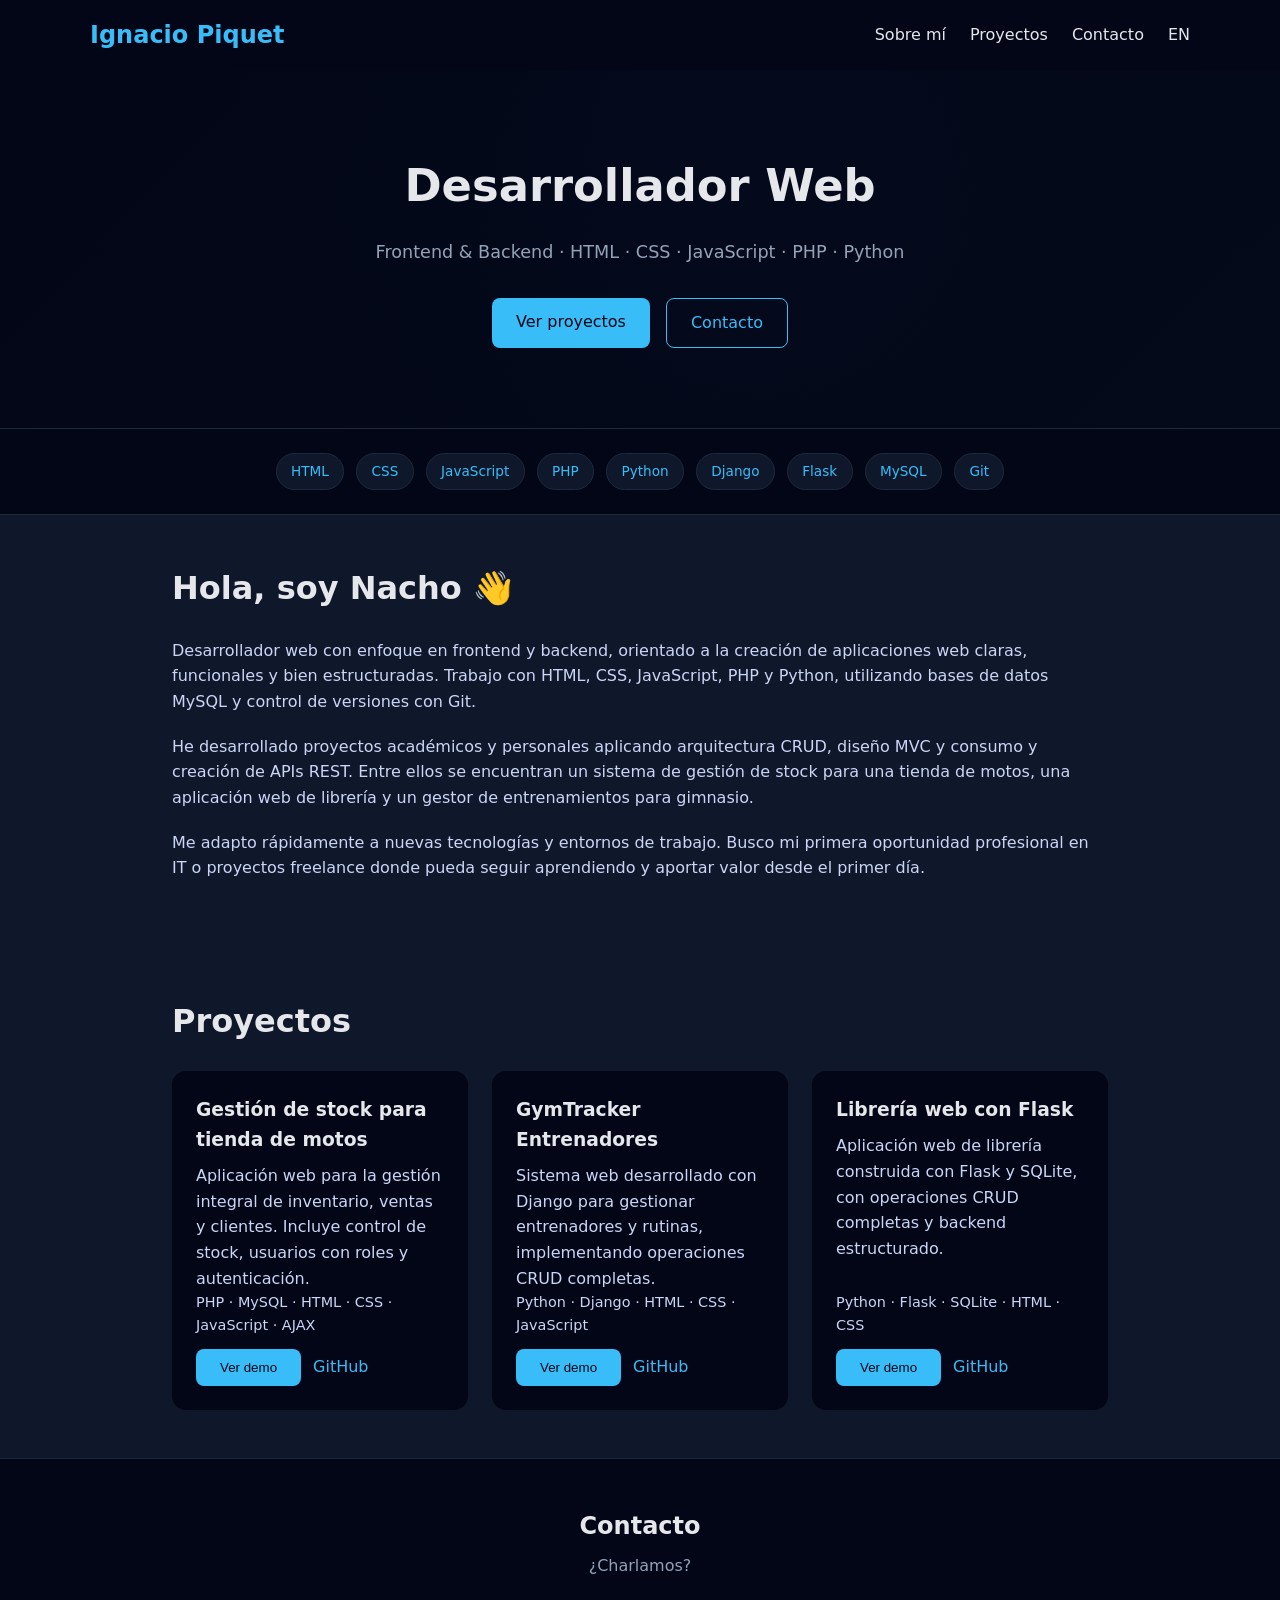
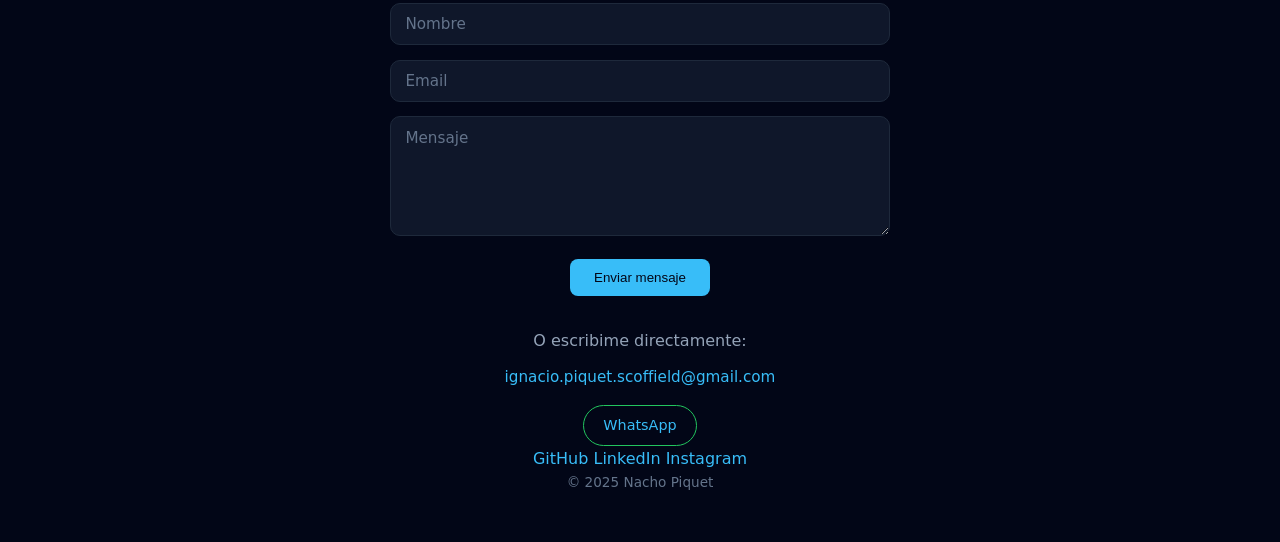
<file: index.html>
<!DOCTYPE html>
<html lang="es">
<head>
  <meta charset="UTF-8">
  <meta name="viewport" content="width=device-width, initial-scale=1.0">
  <title>Portfolio | Nacho Piquet</title>
  <link rel="stylesheet" href="css/styles.css">
</head>

<body>

<!-- HEADER -->
<header class="header">
  <nav class="nav">
    <h1 class="logo">Ignacio Piquet</h1>

    <button class="menu-toggle" aria-label="Toggle menu">☰</button>

    <ul class="nav-links">
      <li><a href="#about">Sobre mí</a></li>
      <li><a href="#projects">Proyectos</a></li>
      <li><a href="#contact">Contacto</a></li>
      <li><a href="index-en.html">EN</a></li>
    </ul>
  </nav>
</header>

<main>

<!-- HERO -->
<section class="hero">
  <div class="hero-content">
    <h2>Desarrollador Web</h2>
    <p>Frontend & Backend · HTML · CSS · JavaScript · PHP · Python</p>
    <div class="hero-buttons">
      <a href="#projects" class="btn primary">Ver proyectos</a>
      <a href="#contact" class="btn secondary">Contacto</a>
    </div>
  </div>
</section>

<!-- STACK -->
<section class="stack-section">
  <ul class="stack-list">
    <li>HTML</li>
    <li>CSS</li>
    <li>JavaScript</li>
    <li>PHP</li>
    <li>Python</li>
    <li>Django</li>
    <li>Flask</li>
    <li>MySQL</li>
    <li>Git</li>
  </ul>
</section>

<!-- ABOUT -->
<section id="about" class="section about">
  <h2>Hola, soy Nacho 👋</h2>

  <p>
    Desarrollador web con enfoque en frontend y backend, orientado a la creación
    de aplicaciones web claras, funcionales y bien estructuradas. Trabajo con HTML, CSS,
    JavaScript, PHP y Python, utilizando bases de datos MySQL y control de versiones con Git.
  </p>

  <p>
    He desarrollado proyectos académicos y personales aplicando arquitectura CRUD,
    diseño MVC y consumo y creación de APIs REST. Entre ellos se encuentran un sistema
    de gestión de stock para una tienda de motos, una aplicación web de librería y un
    gestor de entrenamientos para gimnasio.
  </p>

  <p>
    Me adapto rápidamente a nuevas tecnologías y entornos de trabajo. Busco mi primera
    oportunidad profesional en IT o proyectos freelance donde pueda seguir aprendiendo
    y aportar valor desde el primer día.
  </p>
</section>

<!-- PROJECTS -->
<section id="projects" class="section projects">
  <h2>Proyectos</h2>

  <div class="project-grid">

    <article class="project-card">
      <h3>Gestión de stock para tienda de motos</h3>
      <p>
        Aplicación web para la gestión integral de inventario, ventas y clientes.
        Incluye control de stock, usuarios con roles y autenticación.
      </p>
      <p class="stack">PHP · MySQL · HTML · CSS · JavaScript · AJAX</p>
      <div class="links">
        <button class="btn primary"
          onclick="openModal(
            'Gestión de stock para tienda de motos',
            'PHP · MySQL · JavaScript · AJAX',
            'videos/Gestion-tienda-motos.mp4'
          )">
          Ver demo
        </button>
        <a href="https://github.com/piquetpachu/Gestion-stock-tienda-motos" target="_blank">GitHub</a>
      </div>
    </article>

    <article class="project-card">
      <h3>GymTracker Entrenadores</h3>
      <p>
        Sistema web desarrollado con Django para gestionar entrenadores y rutinas,
        implementando operaciones CRUD completas.
      </p>
      <p class="stack">Python · Django · HTML · CSS · JavaScript</p>
      <div class="links">
        <button class="btn primary"
          onclick="openModal(
            'GymTracker Entrenadores',
            'Python · Django',
            'videos/Gymtracker.mp4'
          )">
          Ver demo
        </button>
        <a href="https://github.com/piquetpachu/GymTrackerEntrenadores" target="_blank">GitHub</a>
      </div>
    </article>

    <article class="project-card">
      <h3>Librería web con Flask</h3>
      <p>
        Aplicación web de librería construida con Flask y SQLite,
        con operaciones CRUD completas y backend estructurado.
      </p>
      <p class="stack">Python · Flask · SQLite · HTML · CSS</p>
      <div class="links">
        <button class="btn primary"
          onclick="openModal(
            'Librería web con Flask',
            'Python · Flask · SQLite',
            'videos/libroteca.mp4'
          )">
          Ver demo
        </button>
        <a href="https://github.com/piquetpachu/Libreria-flask-sqlite3" target="_blank">GitHub</a>
      </div>
    </article>

  </div>
</section>

</main>

<!-- FOOTER / CONTACT --><footer class="footer" id="contact">
  <h2>Contacto</h2>
  <p>¿Charlamos?</p>

  <form action="https://formspree.io/f/xvzopanv" method="POST" class="contact-form">
    <input type="text" name="name" placeholder="Nombre" required>
    <input type="email" name="email" placeholder="Email" required>
    <textarea name="message" placeholder="Mensaje" required></textarea>

    <input type="hidden" name="_captcha" value="false">

    <button type="submit" class="btn primary">Enviar mensaje</button>
  </form>

  <div class="contact-direct">
  <p>O escribime directamente:</p>

  <a class="contact-email" href="mailto:ignacio.piquet.scoffield@gmail.com">
    ignacio.piquet.scoffield@gmail.com
  </a>

  <a class="contact-whatsapp" href="https://wa.me/5493772401235" target="_blank">
    WhatsApp
  </a>
</div>
<div class="footer-links">
  <a href="https://github.com/piquetpachu" target="_blank">GitHub</a>
  <a href="https://www.linkedin.com/in/luis-ignacio-piquet-scoffield-210aa034a/" target="_blank">LinkedIn</a>
  <a href="https://www.instagram.com/piquetnacho" target="_blank">Instagram</a>
</div>

  <p class="copyright">© 2025 Nacho Piquet</p>
</footer>


<!-- MODAL -->
<div id="demoModal" class="modal">
  <div class="modal-content">
    <button class="modal-close" onclick="closeModal()">×</button>
    <h3 id="modalTitle"></h3>
    <p id="modalTech" class="modal-tech"></p>
    <video id="modalVideo" controls></video>
  </div>
</div>

<script src="main.js"></script>
</body>
</html>
</file>
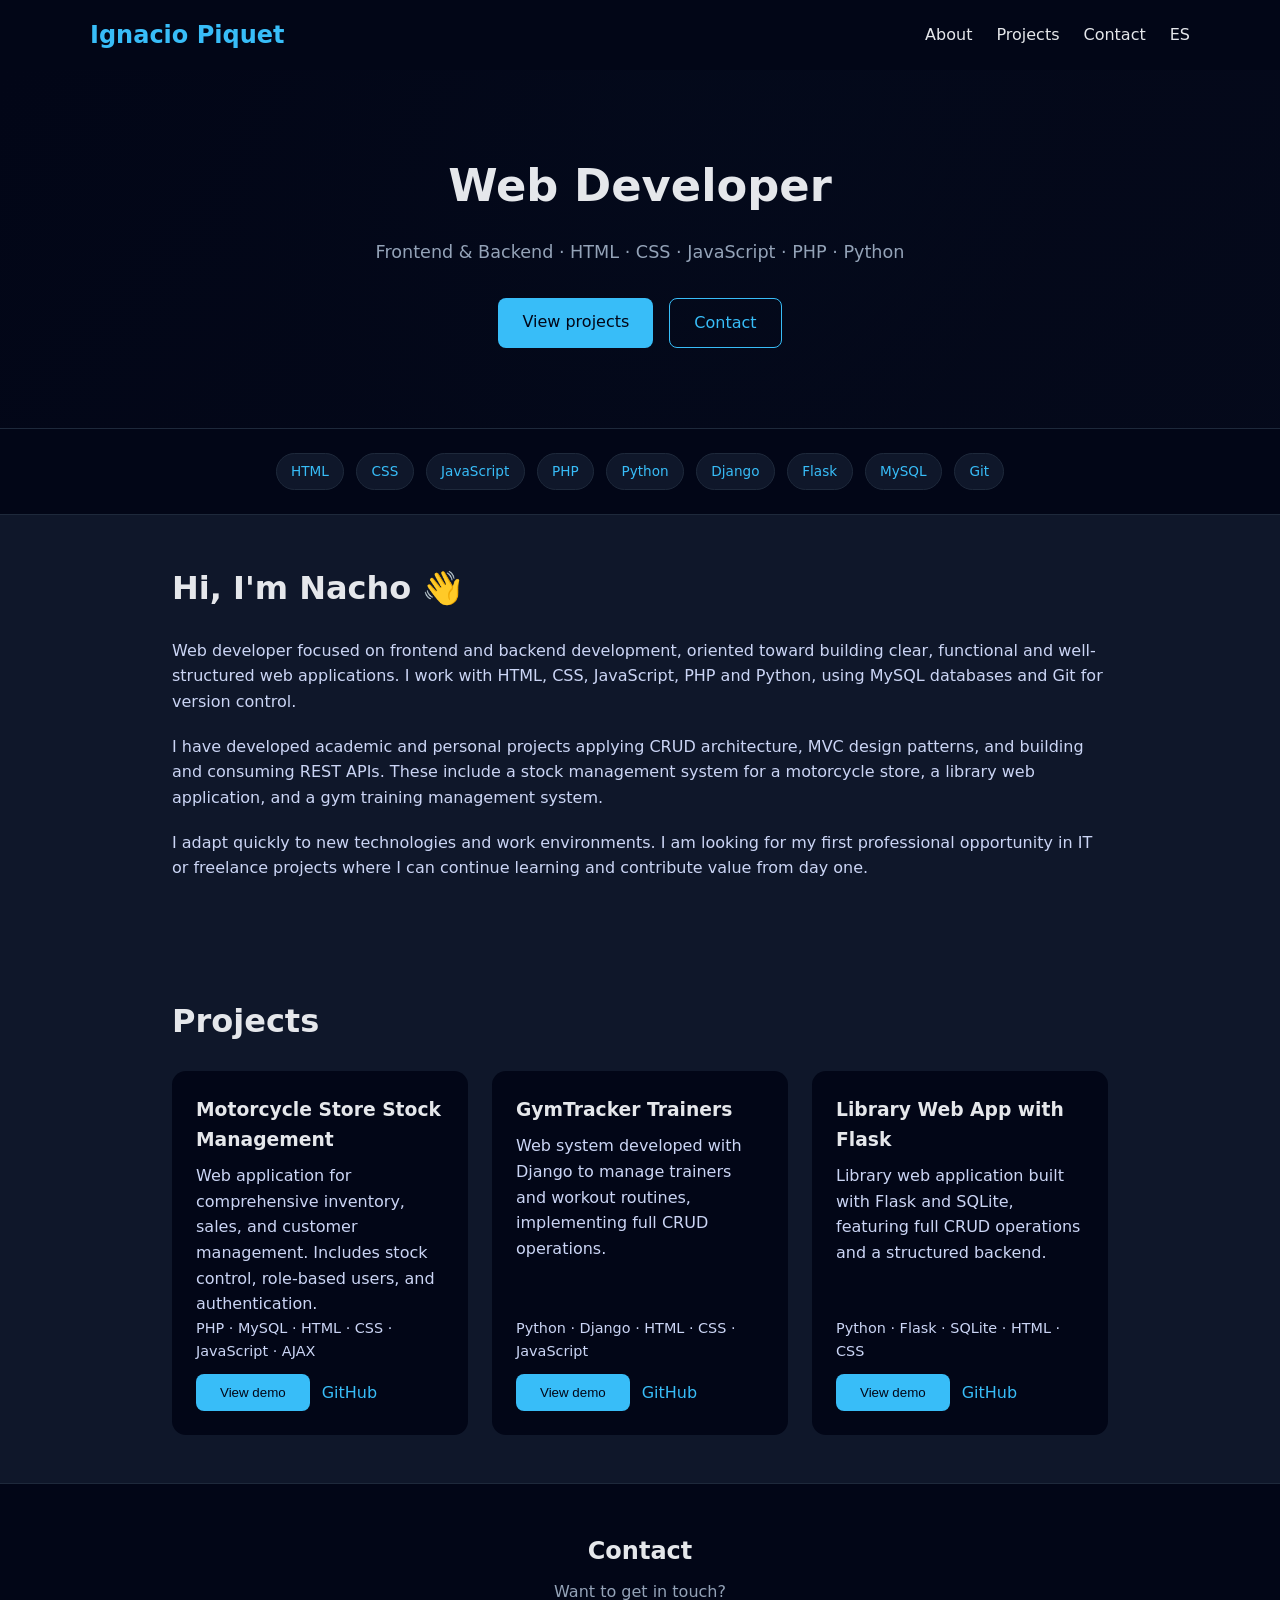
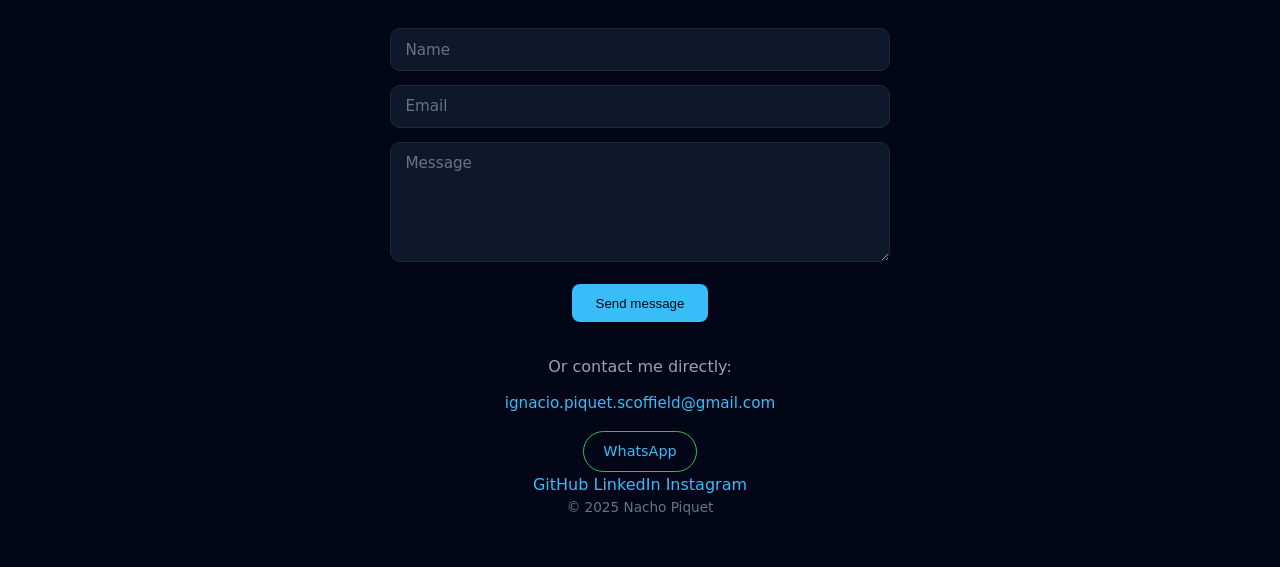
<file: index-en.html>
<!DOCTYPE html>
<html lang="en">
<head>
  <meta charset="UTF-8">
  <meta name="viewport" content="width=device-width, initial-scale=1.0">
  <title>Portfolio | Nacho Piquet</title>
  <link rel="stylesheet" href="css/styles.css">
</head>

<body>

<!-- HEADER -->
<header class="header">
  <nav class="nav">
    <h1 class="logo">Ignacio Piquet</h1>

    <button class="menu-toggle" aria-label="Toggle menu">☰</button>

    <ul class="nav-links">
      <li><a href="#about">About</a></li>
      <li><a href="#projects">Projects</a></li>
      <li><a href="#contact">Contact</a></li>
      <li><a href="index.html">ES</a></li>
    </ul>
  </nav>
</header>

<main>

<!-- HERO -->
<section class="hero">
  <div class="hero-content">
    <h2>Web Developer</h2>
    <p>Frontend & Backend · HTML · CSS · JavaScript · PHP · Python</p>
    <div class="hero-buttons">
      <a href="#projects" class="btn primary">View projects</a>
      <a href="#contact" class="btn secondary">Contact</a>
    </div>
  </div>
</section>

<!-- STACK -->
<section class="stack-section">
  <ul class="stack-list">
    <li>HTML</li>
    <li>CSS</li>
    <li>JavaScript</li>
    <li>PHP</li>
    <li>Python</li>
    <li>Django</li>
    <li>Flask</li>
    <li>MySQL</li>
    <li>Git</li>
  </ul>
</section>

<!-- ABOUT -->
<section id="about" class="section about">
  <h2>Hi, I'm Nacho 👋</h2>

  <p>
    Web developer focused on frontend and backend development, oriented toward
    building clear, functional and well-structured web applications. I work with HTML,
    CSS, JavaScript, PHP and Python, using MySQL databases and Git for version control.
  </p>

  <p>
    I have developed academic and personal projects applying CRUD architecture,
    MVC design patterns, and building and consuming REST APIs. These include a
    stock management system for a motorcycle store, a library web application,
    and a gym training management system.
  </p>

  <p>
    I adapt quickly to new technologies and work environments. I am looking for my
    first professional opportunity in IT or freelance projects where I can continue
    learning and contribute value from day one.
  </p>
</section>

<!-- PROJECTS -->
<section id="projects" class="section projects">
  <h2>Projects</h2>

  <div class="project-grid">

    <article class="project-card">
      <h3>Motorcycle Store Stock Management</h3>
      <p>
        Web application for comprehensive inventory, sales, and customer management.
        Includes stock control, role-based users, and authentication.
      </p>
      <p class="stack">PHP · MySQL · HTML · CSS · JavaScript · AJAX</p>
      <div class="links">
        <button class="btn primary"
          onclick="openModal(
            'Motorcycle Store Stock Management',
            'PHP · MySQL · JavaScript · AJAX',
            'videos/Gestion-tienda-motos.mp4'
          )">
          View demo
        </button>
        <a href="https://github.com/piquetpachu/Gestion-stock-tienda-motos" target="_blank">
          GitHub
        </a>
      </div>
    </article>

    <article class="project-card">
      <h3>GymTracker Trainers</h3>
      <p>
        Web system developed with Django to manage trainers and workout routines,
        implementing full CRUD operations.
      </p>
      <p class="stack">Python · Django · HTML · CSS · JavaScript</p>
      <div class="links">
        <button class="btn primary"
          onclick="openModal(
            'GymTracker Trainers',
            'Python · Django',
            'videos/Gymtracker.mp4'
          )">
          View demo
        </button>
        <a href="https://github.com/piquetpachu/GymTrackerEntrenadores" target="_blank">
          GitHub
        </a>
      </div>
    </article>

    <article class="project-card">
      <h3>Library Web App with Flask</h3>
      <p>
        Library web application built with Flask and SQLite,
        featuring full CRUD operations and a structured backend.
      </p>
      <p class="stack">Python · Flask · SQLite · HTML · CSS</p>
      <div class="links">
        <button class="btn primary"
          onclick="openModal(
            'Library Web App with Flask',
            'Python · Flask · SQLite',
            'videos/libroteca.mp4'
          )">
          View demo
        </button>
        <a href="https://github.com/piquetpachu/Libreria-flask-sqlite3" target="_blank">
          GitHub
        </a>
      </div>
    </article>

  </div>
</section>

</main>

<!-- FOOTER / CONTACT -->
<footer class="footer" id="contact">
  <h2>Contact</h2>
  <p>Want to get in touch?</p>

  <form action="https://formspree.io/f/xvzopanv" method="POST" class="contact-form">
    <input type="text" name="name" placeholder="Name" required>
    <input type="email" name="email" placeholder="Email" required>
    <textarea name="message" placeholder="Message" required></textarea>

    <input type="hidden" name="_captcha" value="false">

    <button type="submit" class="btn primary">Send message</button>
  </form>

<div class="contact-direct">
  <p>Or contact me directly:</p>

  <a class="contact-email" href="mailto:ignacio.piquet.scoffield@gmail.com">
    ignacio.piquet.scoffield@gmail.com
  </a>

  <a class="contact-whatsapp" href="https://wa.me/5493772401235" target="_blank">
    WhatsApp
  </a>
</div>

<div class="footer-links">
  <a href="https://github.com/piquetpachu" target="_blank">GitHub</a>
  <a href="https://www.linkedin.com/in/luis-ignacio-piquet-scoffield-210aa034a/" target="_blank">LinkedIn</a>
  <a href="https://www.instagram.com/piquetnacho" target="_blank">Instagram</a>
</div>

  <p class="copyright">© 2025 Nacho Piquet</p>
</footer>

<!-- MODAL -->
<div id="demoModal" class="modal">
  <div class="modal-content">
    <button class="modal-close" onclick="closeModal()">×</button>
    <h3 id="modalTitle"></h3>
    <p id="modalTech" class="modal-tech"></p>
    <video id="modalVideo" controls></video>
  </div>
</div>

<script src="main.js"></script>
</body>
</html>
</file>
<file: css/styles.css>
/* =======================
   RESET
======================= */
* {
  margin: 0;
  padding: 0;
  box-sizing: border-box;
}

/* =======================
   BASE
======================= */
body {
  font-family: system-ui, -apple-system, BlinkMacSystemFont, sans-serif;
  background-color: #0f172a;
  color: #e5e7eb;
  line-height: 1.6;
}

/* =======================
   HEADER / NAV
======================= */
.header {
  background: #020617;
  padding: 1rem 2rem;
  position: sticky;
  top: 0;
  z-index: 50;
}

.nav {
  max-width: 1100px;
  margin: auto;
  display: flex;
  justify-content: space-between;
  align-items: center;
}

.logo {
  color: #38bdf8;
  font-size: 1.5rem;
  font-weight: 600;
}

.nav-links {
  list-style: none;
  display: flex;
  gap: 1.5rem;
}

.nav-links a {
  color: #e5e7eb;
  text-decoration: none;
  font-weight: 500;
  transition: color 0.2s ease;
}

.nav-links a:hover {
  color: #38bdf8;
}

/* Mobile toggle */
.menu-toggle {
  display: none;
  background: none;
  border: none;
  color: #e5e7eb;
  font-size: 1.8rem;
  cursor: pointer;
}

/* =======================
   HERO
======================= */
.hero {
  background: linear-gradient(135deg, #020617, #020617cc),
              radial-gradient(circle at top, #38bdf822, transparent 60%);
  padding: 5rem 2rem;
  text-align: center;
}

.hero-content {
  max-width: 800px;
  margin: auto;
}

.hero h2 {
  font-size: 2.8rem;
  margin-bottom: 1rem;
}

.hero p {
  color: #94a3b8;
  font-size: 1.1rem;
  margin-bottom: 2rem;
}

.hero-buttons {
  display: flex;
  justify-content: center;
  gap: 1rem;
}

/* =======================
   BUTTONS
======================= */
.btn {
  padding: 0.7rem 1.5rem;
  border-radius: 8px;
  text-decoration: none;
  font-weight: 500;
  border: none;
  cursor: pointer;
  transition: all 0.25s ease;
}

.btn.primary {
  background: #38bdf8;
  color: #020617;
}

.btn.primary:hover {
  background: #0ea5e9;
}

.btn.secondary {
  border: 1px solid #38bdf8;
  color: #38bdf8;
  background: transparent;
}

.btn.secondary:hover {
  background: #38bdf8;
  color: #020617;
}

/* =======================
   STACK SECTION
======================= */
.stack-section {
  background: #020617;
  padding: 1.5rem 2rem;
  border-top: 1px solid #1e293b;
  border-bottom: 1px solid #1e293b;
}

.stack-list {
  max-width: 1000px;
  margin: auto;
  display: flex;
  flex-wrap: wrap;
  justify-content: center;
  gap: 0.75rem;
  list-style: none;
}

.stack-list li {
  padding: 0.4rem 0.9rem;
  border-radius: 999px;
  font-size: 0.85rem;
  background: #0f172a;
  color: #38bdf8;
  border: 1px solid #1e293b;
}

/* =======================
   SECTIONS
======================= */
.section {
  padding: 3rem 2rem;
  max-width: 1000px;
  margin: auto;
}

.about h2,
.projects h2 {
  font-size: 2rem;
  margin-bottom: 1.5rem;
}

.about p {
  margin-bottom: 1.2rem;
  color: #cbd5f5;
}

/* =======================
   PROJECTS
======================= */
.projects {
  overflow: visible;
}

.project-grid {
  display: grid;
  grid-template-columns: repeat(auto-fit, minmax(260px, 1fr));
  gap: 1.5rem;
  overflow: visible;
}

/* Project card */
.project-card {
  background: #020617;
  padding: 1.5rem;
  border-radius: 14px;
  display: flex;
  flex-direction: column;

  position: relative;
  z-index: 1;

  transition: transform 0.3s ease, box-shadow 0.3s ease;
}

.project-card h3 {
  margin-bottom: 0.5rem;
}

.project-card p {
  color: #cbd5f5;
}

.project-card:hover {
  transform: scale(1.02);
  box-shadow: 0 20px 40px rgba(0, 0, 0, 0.6);
  z-index: 10;
}

/* Stack + links aligned */
.stack {
  margin-top: auto;
  font-size: 0.9rem;
  color: #94a3b8;
}

.links {
  margin-top: 0.7rem;
  display: flex;
  gap: 0.75rem;
  align-items: center;
}

.links a {
  color: #38bdf8;
  text-decoration: none;
  font-weight: 500;
}

/* =======================
   FOOTER / CONTACT
======================= */
.footer {
  background: #020617;
  border-top: 1px solid #1e293b;
  padding: 3rem 2rem 2rem;
  text-align: center;
}

.footer h2 {
  margin-bottom: 0.5rem;
}

.footer p {
  color: #94a3b8;
  margin-bottom: 1rem;
}

.footer ul {
  list-style: none;
  margin-bottom: 1.5rem;
}

.footer li {
  margin-bottom: 0.4rem;
}

.footer a {
  color: #38bdf8;
  text-decoration: none;
}

.footer .copyright {
  font-size: 0.85rem;
  color: #64748b;
}

/* =======================
   MODAL
======================= */
.modal {
  position: fixed;
  inset: 0;
  background: rgba(2, 6, 23, 0.85);
  display: none;
  align-items: center;
  justify-content: center;
  z-index: 100;
  padding: 1rem;
}

.modal.active {
  display: flex;
}

.modal-content {
  background: #020617;
  border-radius: 14px;
  max-width: 800px;
  width: 100%;
  padding: 1.5rem;
  position: relative;
  box-shadow: 0 30px 60px rgba(0, 0, 0, 0.7);
}

.modal-content h3 {
  margin-bottom: 0.3rem;
}

.modal-tech {
  color: #38bdf8;
  font-size: 0.9rem;
  margin-bottom: 1rem;
}

.modal video {
  width: 100%;
  border-radius: 10px;
  background: black;
}

.modal-close {
  position: absolute;
  top: 12px;
  right: 16px;
  background: none;
  border: none;
  color: #e5e7eb;
  font-size: 1.8rem;
  cursor: pointer;
}

/* =======================
   RESPONSIVE
======================= */
@media (max-width: 768px) {
  .menu-toggle {
    display: block;
  }

  .nav-links {
    position: absolute;
    top: 64px;
    right: 0;
    background: #020617;
    width: 100%;
    flex-direction: column;
    text-align: center;
    padding: 1rem 0;
    display: none;
    border-top: 1px solid #1e293b;
  }

  .nav-links.active {
    display: flex;
  }

  .nav-links li {
    padding: 0.8rem 0;
  }

  .hero {
    padding: 4rem 1.5rem;
  }

  .section {
    padding: 2.5rem 1.5rem;
  }
}

/* =======================
   CONTACT FORM
======================= */
.contact-form {
  max-width: 500px;
  margin: 1.5rem auto 2rem;
  display: flex;
  flex-direction: column;
  gap: 0.9rem;
}

.contact-form input,
.contact-form textarea {
  background: #0f172a;
  border: 1px solid #1e293b;
  border-radius: 10px;
  padding: 0.7rem 0.9rem;
  color: #e5e7eb;
  font-size: 0.95rem;
  font-family: inherit;
  transition: border-color 0.2s ease, box-shadow 0.2s ease;
}

.contact-form textarea {
  min-height: 120px;
  resize: vertical;
}

.contact-form input::placeholder,
.contact-form textarea::placeholder {
  color: #64748b;
}

.contact-form input:focus,
.contact-form textarea:focus {
  outline: none;
  border-color: #38bdf8;
  box-shadow: 0 0 0 1px #38bdf8;
}

.contact-form button {
  margin-top: 0.5rem;
  align-self: center;
}
/* =======================
   DIRECT CONTACT LINKS
======================= */
.contact-direct {
  margin-top: 1.5rem;
  display: flex;
  flex-direction: column;
  align-items: center;
  gap: 0.4rem;
}

.contact-direct p {
  color: #94a3b8;
  margin-bottom: 0.3rem;
}

.contact-email {
  color: #38bdf8;
  text-decoration: none;
  font-weight: 500;
  font-size: 0.95rem;
}

.contact-email:hover {
  text-decoration: underline;
}

.contact-whatsapp {
  margin-top: 0.6rem;
  padding: 0.5rem 1.2rem;
  border-radius: 999px;
  border: 1px solid #22c55e;
  color: #22c55e;
  text-decoration: none;
  font-weight: 500;
  font-size: 0.9rem;
  transition: all 0.25s ease;
}

.contact-whatsapp:hover {
  background: #22c55e;
  color: #020617;
}
</file>
